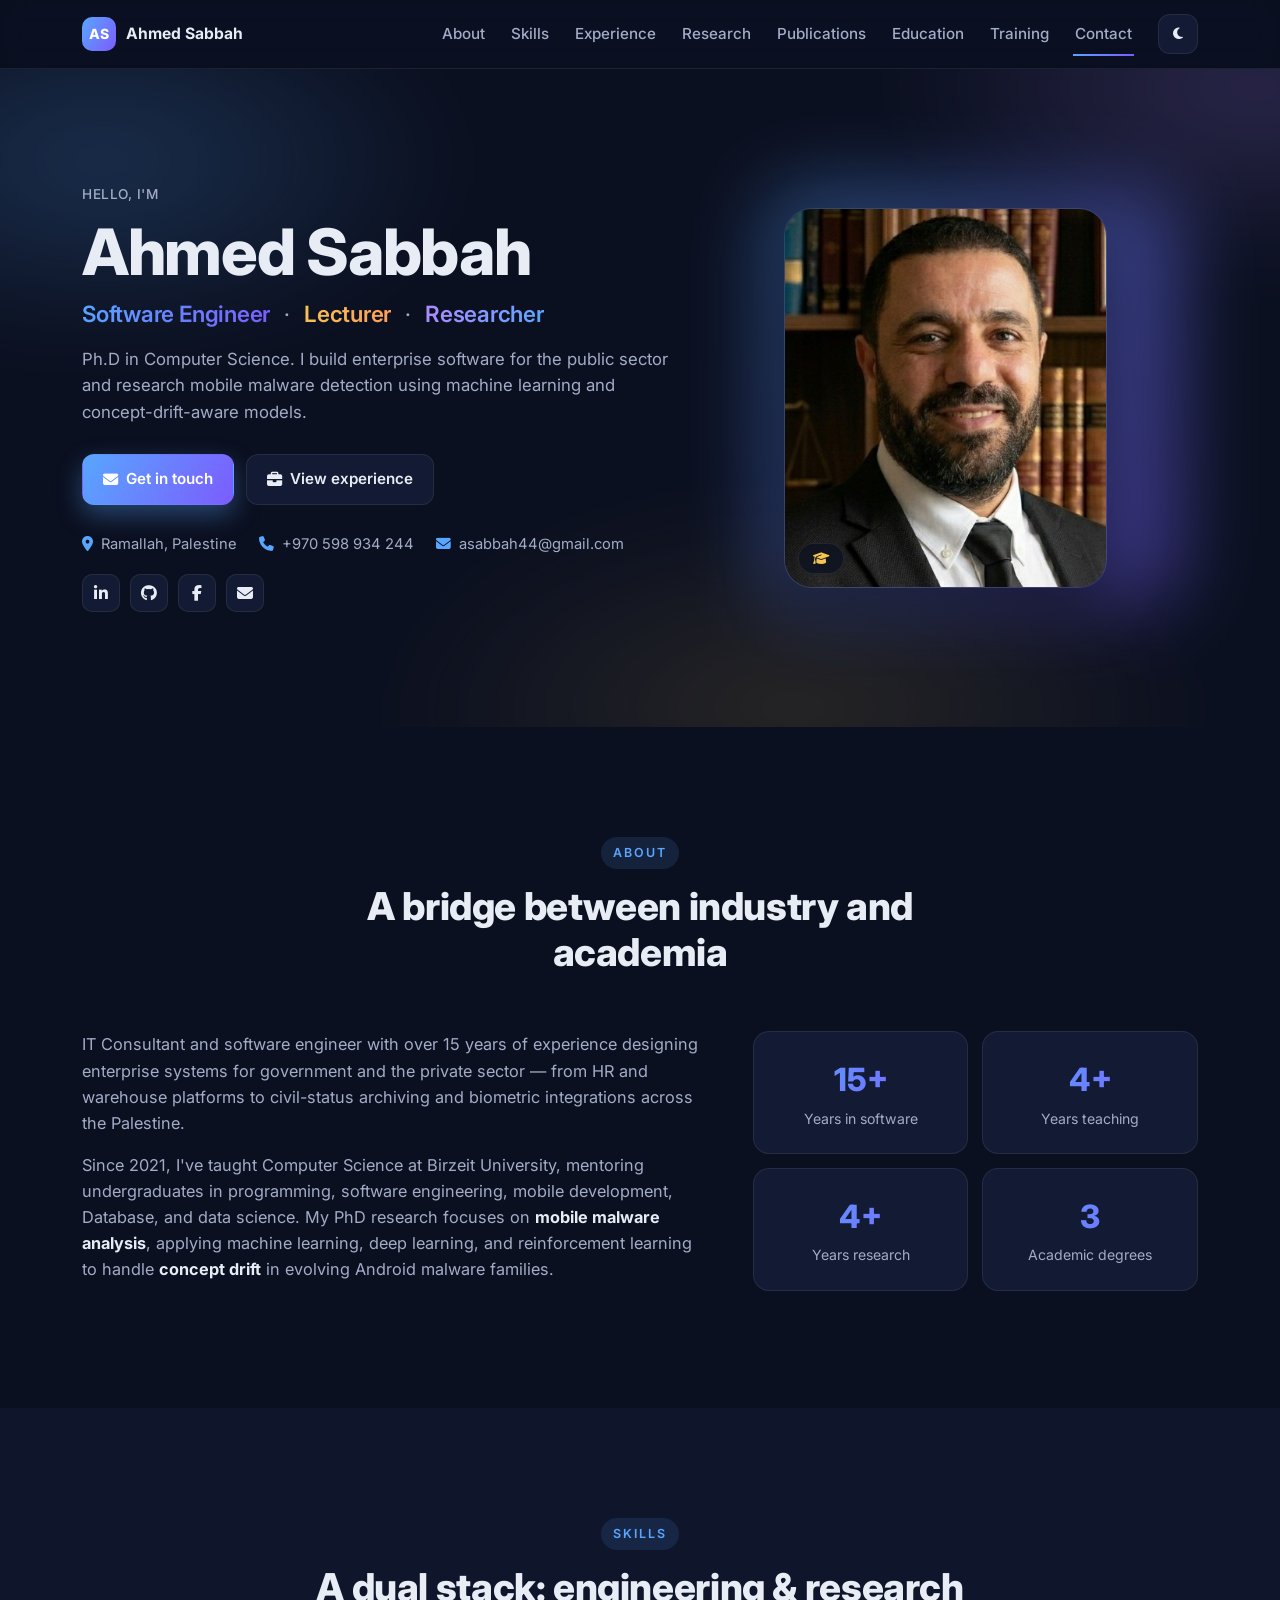
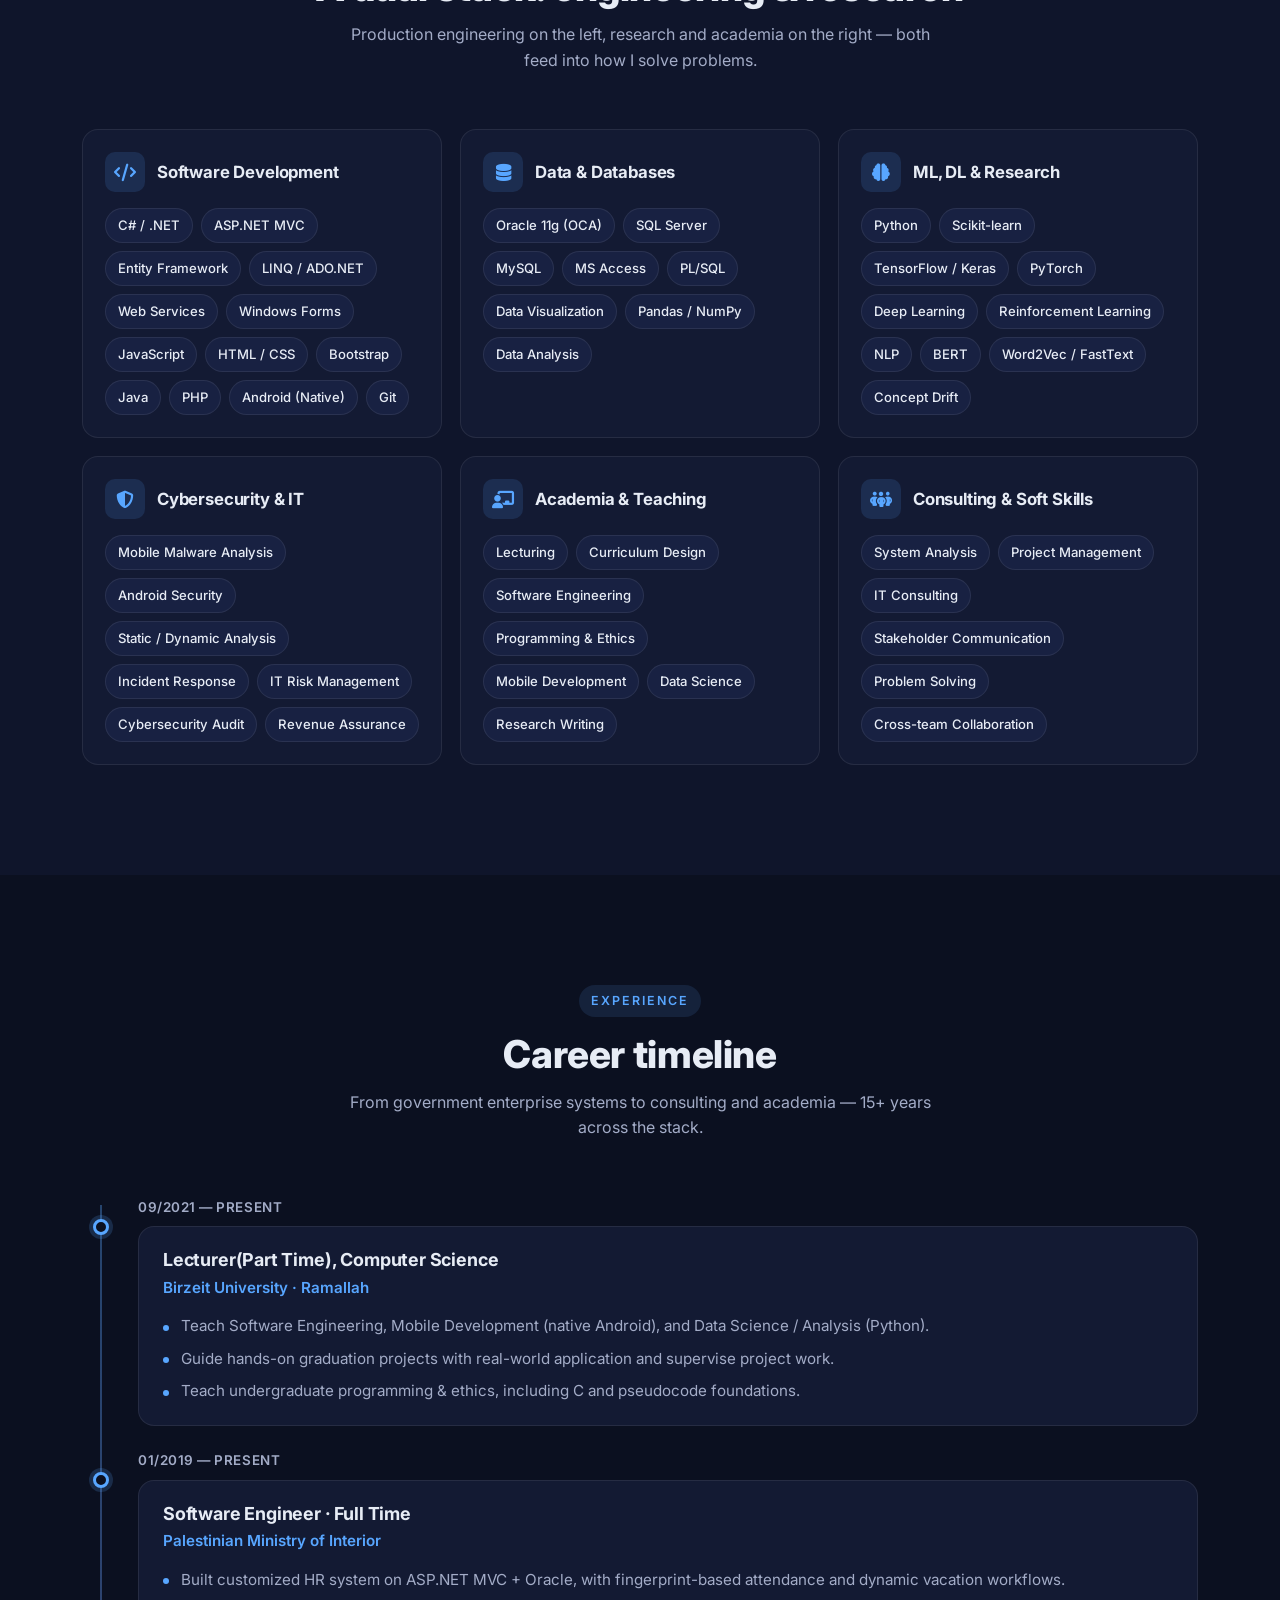
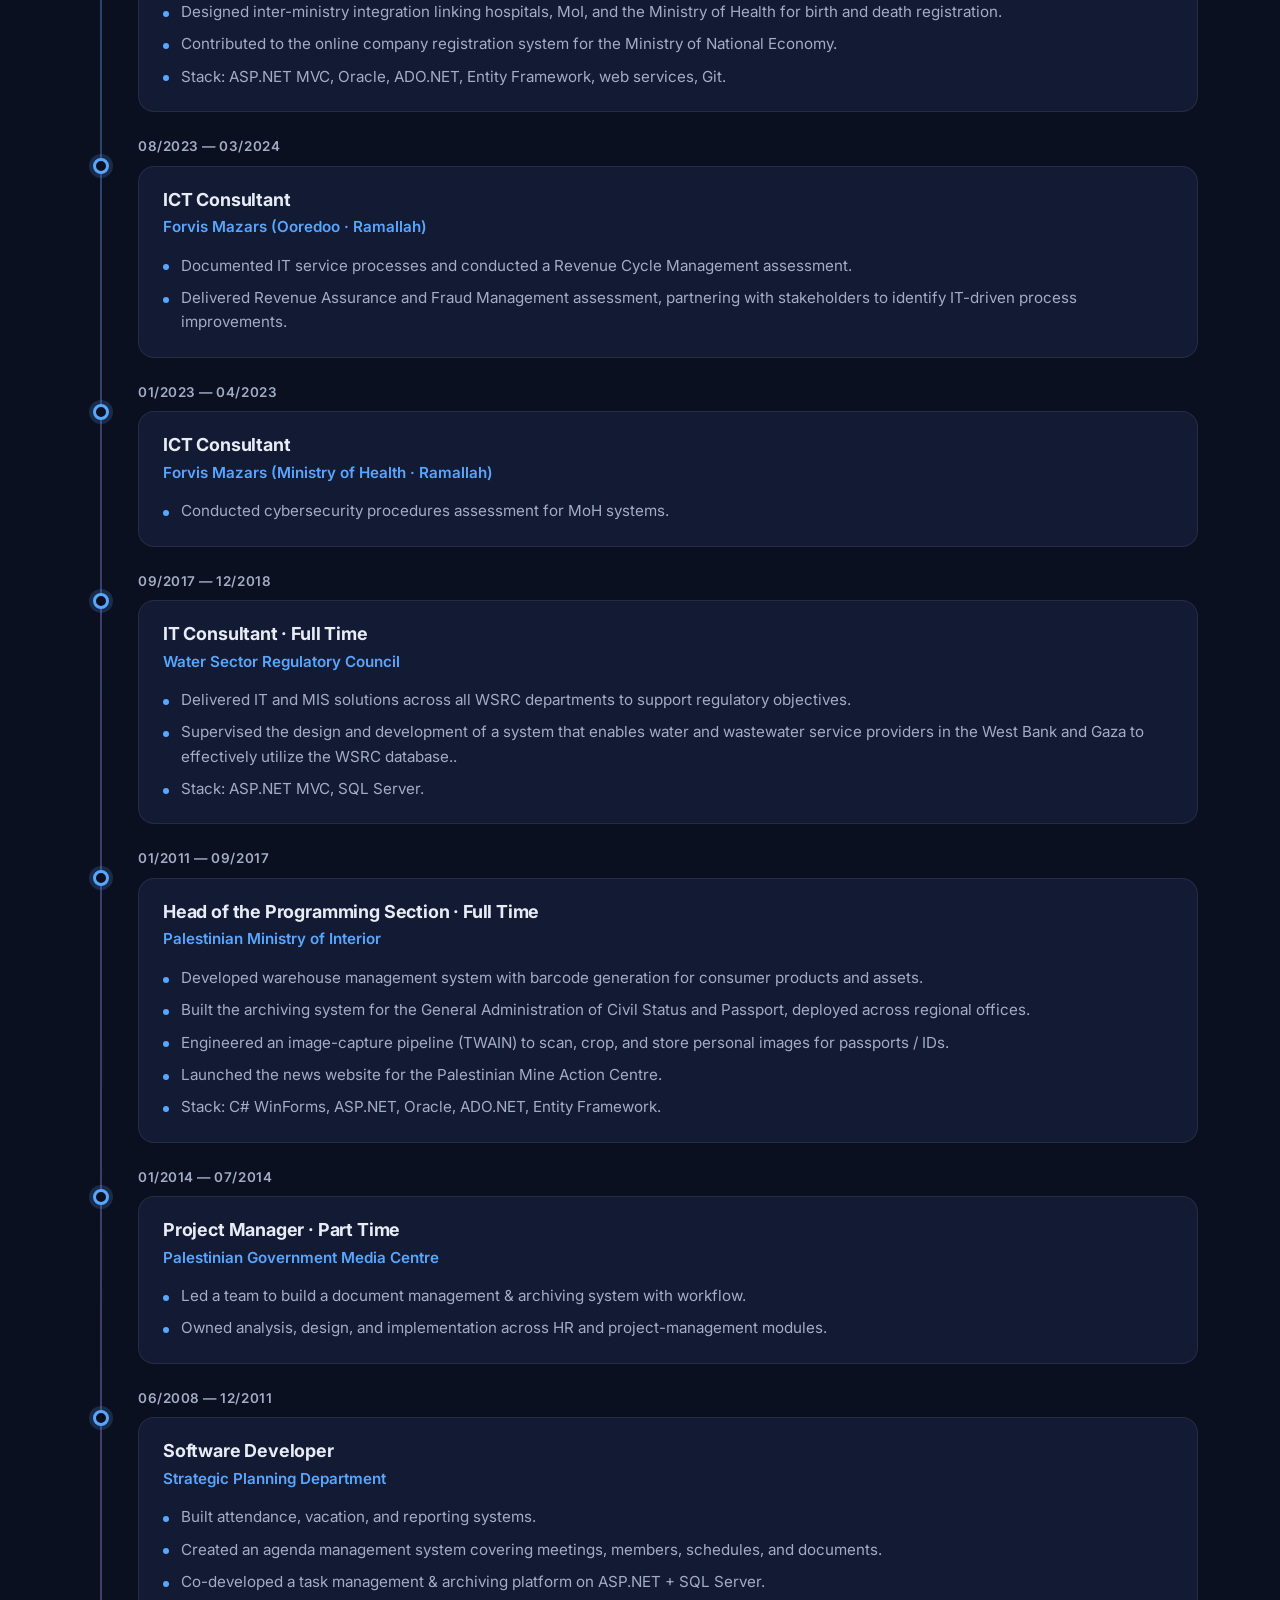
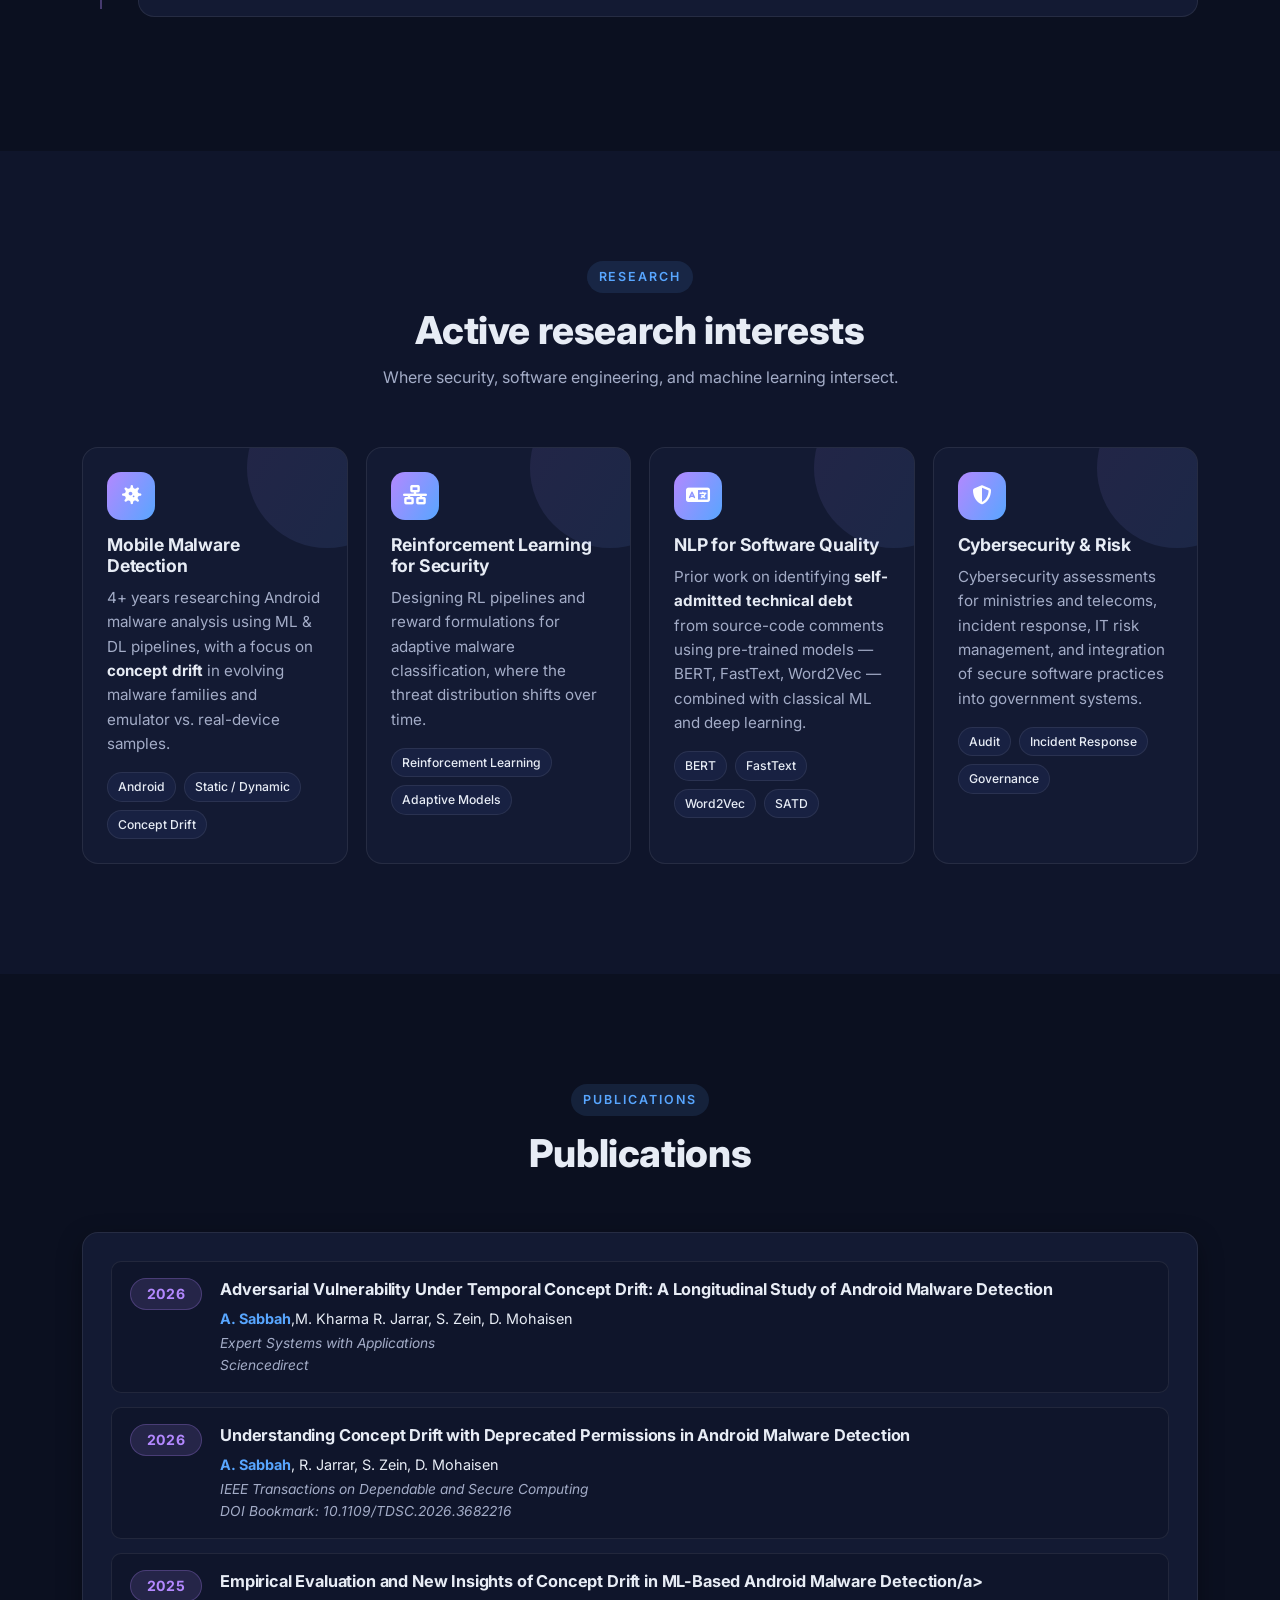
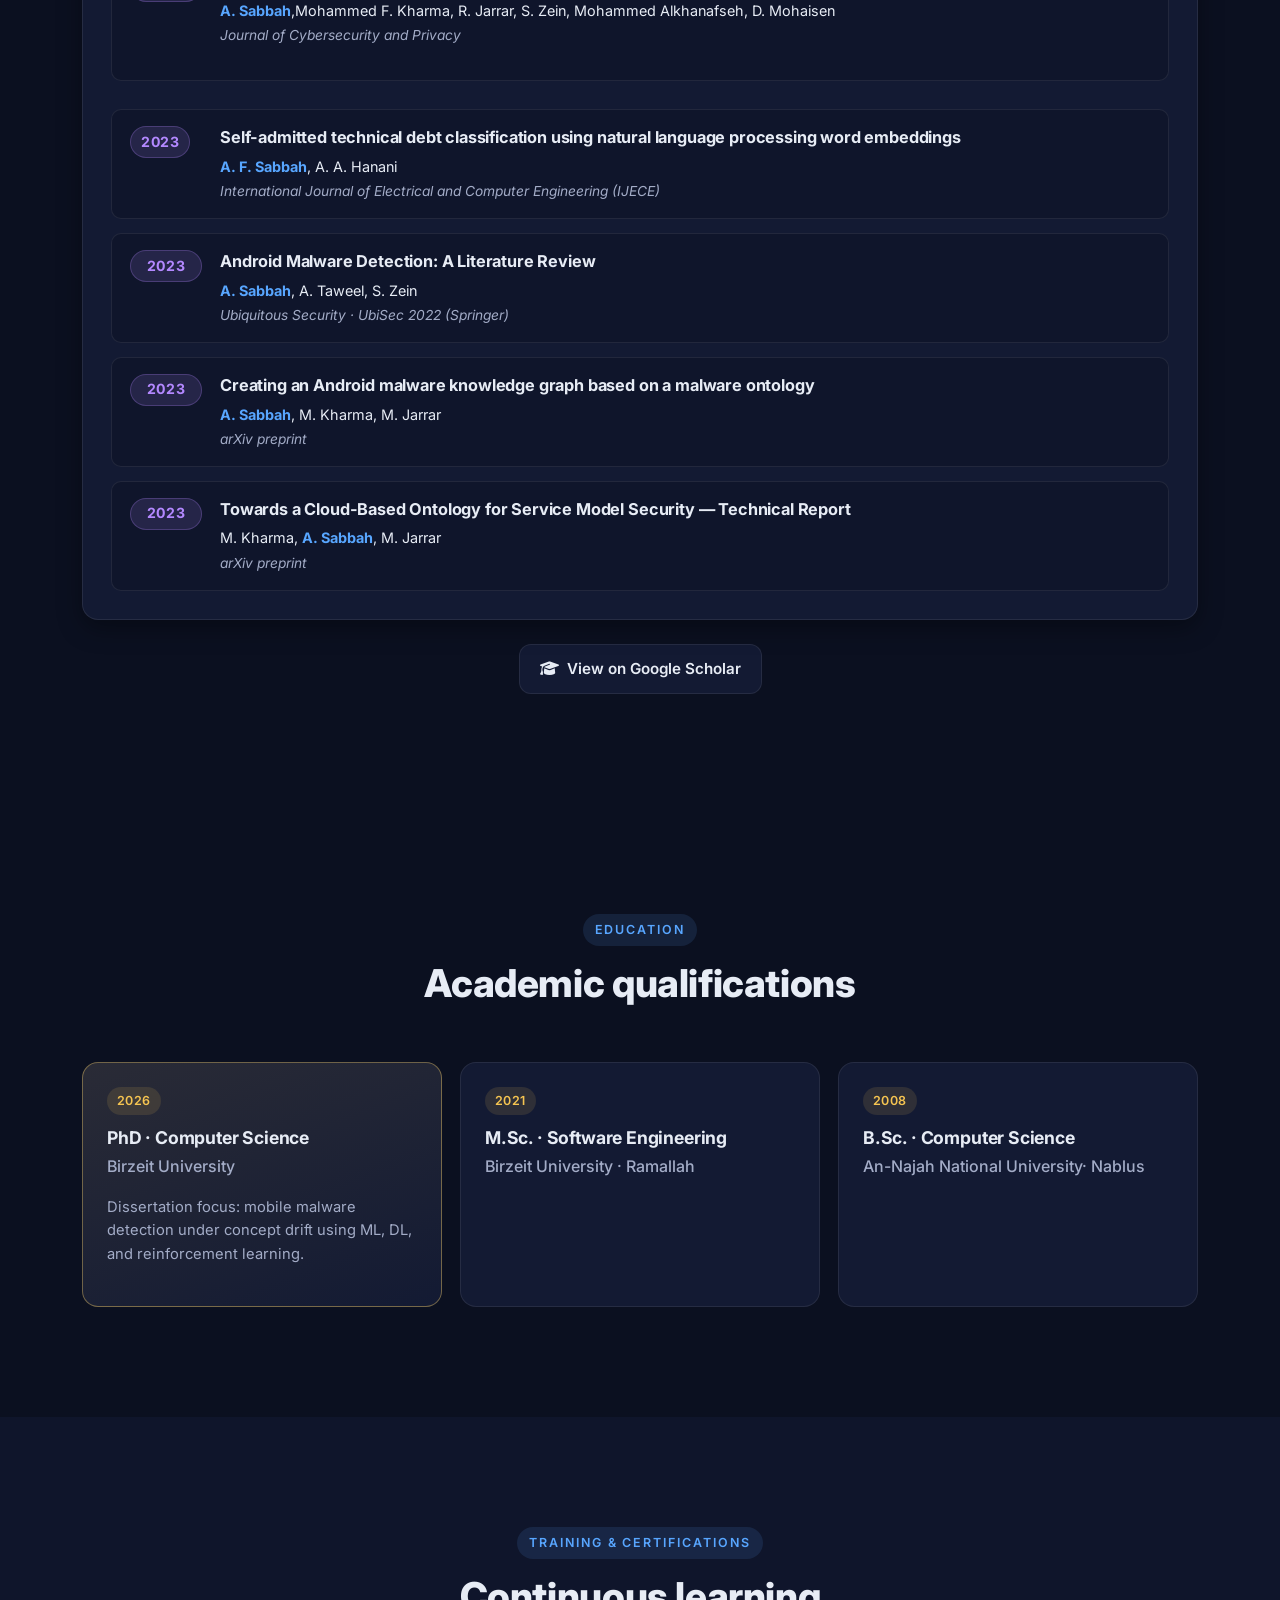
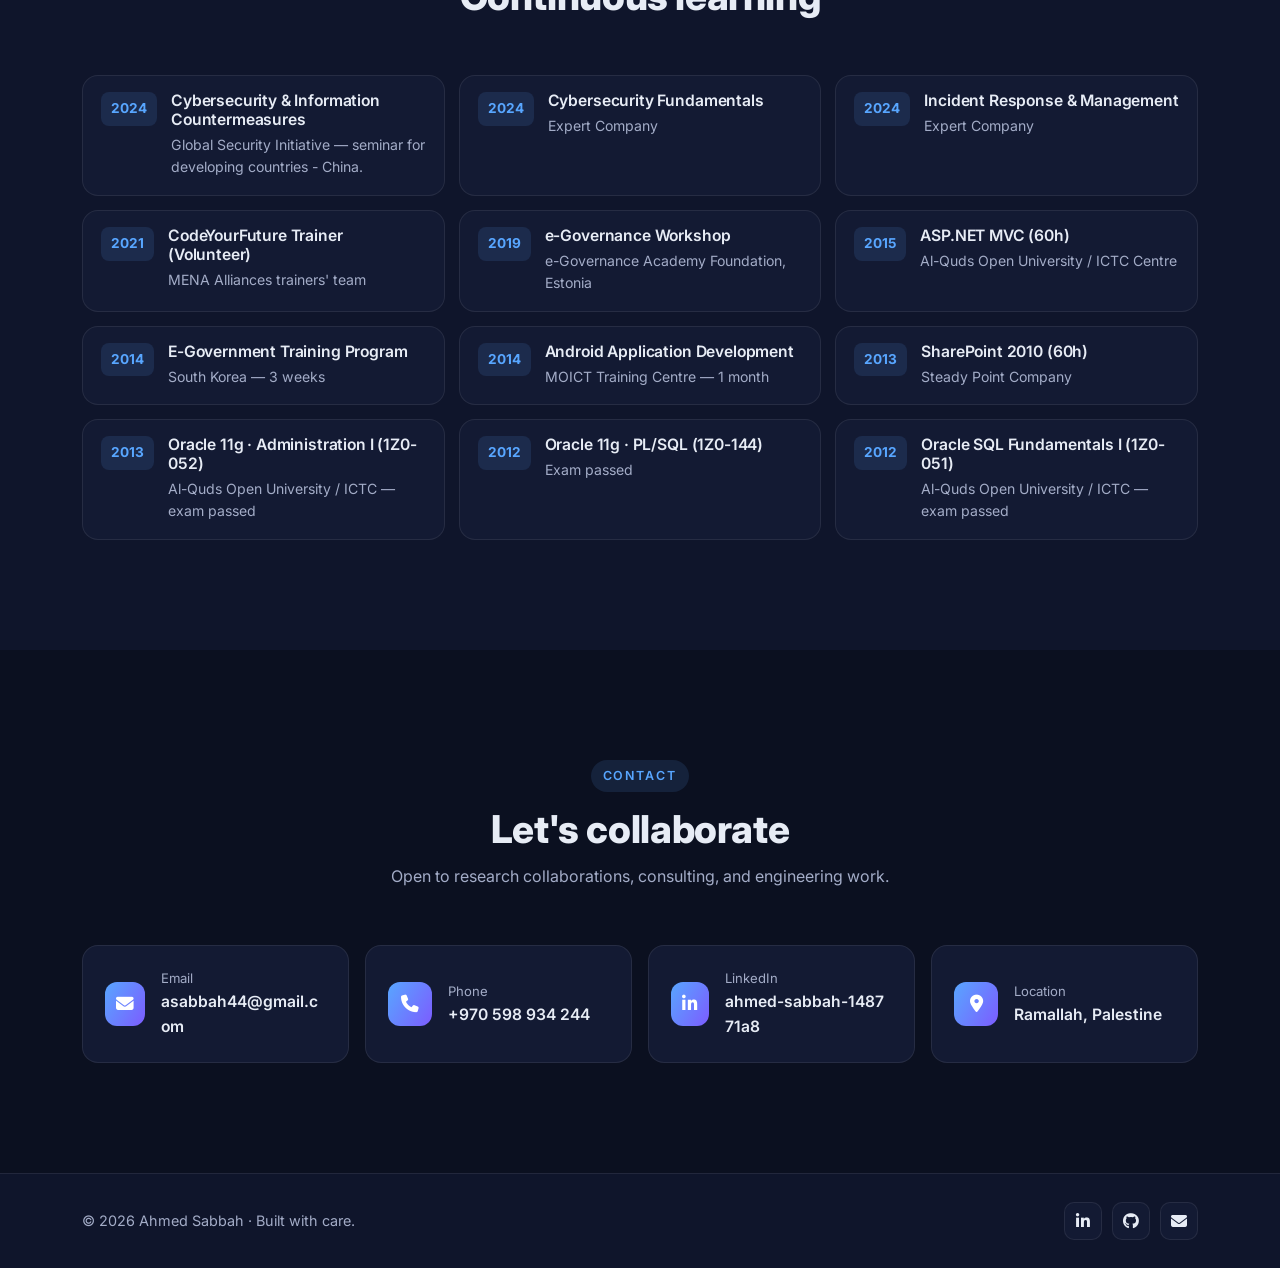
<file: index.html>
<!doctype html>
<html lang="en">
<head>
    <meta charset="utf-8">
    <meta name="viewport" content="width=device-width, initial-scale=1, shrink-to-fit=no">
    <meta name="description" content="Ahmed Sabbah — Lecturer, Ph.D. in Computer Science | M.Sc. in Software Engineering. Research in mobile malware analysis, machine learning, and cybersecurity.">
    <meta name="author" content="Ahmed Sabbah">
    <meta name="theme-color" content="#0b1020">

    <title>Ahmed Sabbah — Software Engineer · Lecturer · Researcher</title>

    <link rel="icon" type="image/svg+xml" href="data:image/svg+xml,%3Csvg xmlns='http://www.w3.org/2000/svg' viewBox='0 0 100 100'%3E%3Crect width='100' height='100' rx='20' fill='%230b1020'/%3E%3Ctext x='50' y='66' font-size='52' text-anchor='middle' fill='%2358a6ff' font-family='Inter,Arial' font-weight='700'%3EAS%3C/text%3E%3C/svg%3E">

    <link rel="preconnect" href="https://fonts.googleapis.com">
    <link rel="preconnect" href="https://fonts.gstatic.com" crossorigin>
    <link href="https://fonts.googleapis.com/css2?family=Inter:wght@300;400;500;600;700;800&family=JetBrains+Mono:wght@400;500&display=swap" rel="stylesheet">

    <link rel="stylesheet" href="https://cdn.jsdelivr.net/npm/@fortawesome/fontawesome-free@6.5.2/css/all.min.css">
    <link rel="stylesheet" href="assets/css/styles.css">
</head>
<body>

    <!-- ========== Top Navigation ========== -->
    <header class="nav">
        <div class="container nav__inner">
            <a href="#top" class="nav__brand">
                <span class="nav__brand-mark">AS</span>
                <span class="nav__brand-name">Ahmed Sabbah</span>
            </a>
            <nav class="nav__links" id="navLinks">
                <a href="#about">About</a>
                <a href="#skills">Skills</a>
                <a href="#experience">Experience</a>
                <a href="#research">Research</a>
                <a href="#publications">Publications</a>
                <a href="#education">Education</a>
                <a href="#training">Training</a>
                <a href="#contact">Contact</a>
            </nav>
            <button class="nav__theme" id="themeToggle" aria-label="Toggle theme">
                <i class="fa-solid fa-moon"></i>
            </button>
            <button class="nav__burger" id="navBurger" aria-label="Open menu">
                <span></span><span></span><span></span>
            </button>
        </div>
    </header>

    <!-- ========== Hero ========== -->
    <section class="hero" id="top">
        <div class="hero__bg" aria-hidden="true"></div>
        <div class="container hero__inner">
            <div class="hero__text">
                <p class="hero__hello">Hello, I'm</p>
                <h1 class="hero__name">Ahmed Sabbah</h1>
                <h2 class="hero__roles">
                    <span class="grad grad--blue">Software Engineer</span>
                    <span class="dot">·</span>
                    <span class="grad grad--gold">Lecturer</span>
                    <span class="dot">·</span>
                    <span class="grad grad--purple">Researcher</span>
                </h2>
                <p class="hero__lead">
                    Ph.D in Computer Science. I build enterprise software for the public sector and research mobile malware detection using machine learning and concept-drift-aware models.
                </p>
                <div class="hero__cta">
                    <a href="#contact" class="btn btn--primary"><i class="fa-solid fa-envelope"></i> Get in touch</a>
                    <a href="#experience" class="btn btn--ghost"><i class="fa-solid fa-briefcase"></i> View experience</a>
                </div>
                <ul class="hero__meta">
                    <li><i class="fa-solid fa-location-dot"></i> Ramallah, Palestine</li>
                    <li><i class="fa-solid fa-phone"></i> +970 598 934 244</li>
                    <li><i class="fa-solid fa-envelope"></i> asabbah44@gmail.com</li>
                </ul>
                <ul class="hero__socials">
                    <li><a href="https://www.linkedin.com/in/ahmed-sabbah-148771a8" target="_blank" rel="noopener" aria-label="LinkedIn"><i class="fa-brands fa-linkedin-in"></i></a></li>
                    <li><a href="https://github.com/asabbah44" target="_blank" rel="noopener" aria-label="GitHub"><i class="fa-brands fa-github"></i></a></li>
                    <li><a href="https://www.facebook.com/ahmed.f.sabbah" target="_blank" rel="noopener" aria-label="Facebook"><i class="fa-brands fa-facebook-f"></i></a></li>
                    <li><a href="mailto:asabbah44@gmail.com" aria-label="Email"><i class="fa-solid fa-envelope"></i></a></li>
                </ul>
            </div>
            <div class="hero__photo">
                <div class="hero__photo-glow" aria-hidden="true"></div>
                <img src="assets/img/AhmedSabbah2.jpeg" alt="Portrait of Ahmed Sabbah">
                <div class="hero__photo-badge"><i class="fa-solid fa-graduation-cap"></i> </div>
            </div>
        </div>
    </section>

    <!-- ========== About ========== -->
    <section class="section" id="about">
        <div class="container">
            <div class="section__head">
                <span class="eyebrow">About</span>
                <h2 class="section__title">A bridge between industry and academia</h2>
            </div>
            <div class="about__grid">
                <div class="about__lead">
                    <p>
                        IT Consultant and software engineer with over 15 years of experience designing enterprise systems for government and the private sector — from HR and warehouse platforms to civil-status archiving and biometric integrations across the Palestine.
                    </p>
                    <p>
                        Since 2021, I've taught Computer Science at Birzeit University, mentoring undergraduates in programming, software engineering, mobile development, Database, and data science. My PhD research focuses on <strong>mobile malware analysis</strong>, applying machine learning, deep learning, and reinforcement learning to handle <strong>concept drift</strong> in evolving Android malware families.
                    </p>
                </div>
                <div class="about__stats">
                    <div class="stat"><span class="stat__num">15+</span><span class="stat__label">Years in software</span></div>
                    <div class="stat"><span class="stat__num">4+</span><span class="stat__label">Years teaching</span></div>
                    <div class="stat"><span class="stat__num">4+</span><span class="stat__label">Years research</span></div>
                    <div class="stat"><span class="stat__num">3</span><span class="stat__label">Academic degrees</span></div>
                </div>
            </div>
        </div>
    </section>

    <!-- ========== Skills ========== -->
    <section class="section section--alt" id="skills">
        <div class="container">
            <div class="section__head">
                <span class="eyebrow">Skills</span>
                <h2 class="section__title">A dual stack: engineering &amp; research</h2>
                <p class="section__sub">Production engineering on the left, research and academia on the right — both feed into how I solve problems.</p>
            </div>

            <div class="skills__grid">
                <div class="skill-card">
                    <div class="skill-card__head">
                        <i class="fa-solid fa-code"></i>
                        <h3>Software Development</h3>
                    </div>
                    <ul class="chips">
                        <li>C# / .NET</li>
                        <li>ASP.NET MVC</li>
                        <li>Entity Framework</li>
                        <li>LINQ / ADO.NET</li>
                        <li>Web Services</li>
                        <li>Windows Forms</li>
                        <li>JavaScript</li>
                        <li>HTML / CSS</li>
                        <li>Bootstrap</li>
                        <li>Java</li>
                        <li>PHP</li>
                        <li>Android (Native)</li>
                        <li>Git</li>
                    </ul>
                </div>

                <div class="skill-card">
                    <div class="skill-card__head">
                        <i class="fa-solid fa-database"></i>
                        <h3>Data &amp; Databases</h3>
                    </div>
                    <ul class="chips">
                        <li>Oracle 11g (OCA)</li>
                        <li>SQL Server</li>
                        <li>MySQL</li>
                        <li>MS Access</li>
                        <li>PL/SQL</li>
                        <li>Data Visualization</li>
                        <li>Pandas / NumPy</li>
                        <li>Data Analysis</li>
                    </ul>
                </div>

                <div class="skill-card">
                    <div class="skill-card__head">
                        <i class="fa-solid fa-brain"></i>
                        <h3>ML, DL &amp; Research</h3>
                    </div>
                    <ul class="chips">
                        <li>Python</li>
                        <li>Scikit-learn</li>
                        <li>TensorFlow / Keras</li>
                        <li>PyTorch</li>
                        <li>Deep Learning</li>
                        <li>Reinforcement Learning</li>
                        <li>NLP</li>
                        <li>BERT</li>
                        <li>Word2Vec / FastText</li>
                        <li>Concept Drift</li>
                    </ul>
                </div>

                <div class="skill-card">
                    <div class="skill-card__head">
                        <i class="fa-solid fa-shield-halved"></i>
                        <h3>Cybersecurity &amp; IT</h3>
                    </div>
                    <ul class="chips">
                        <li>Mobile Malware Analysis</li>
                        <li>Android Security</li>
                        <li>Static / Dynamic Analysis</li>
                        <li>Incident Response</li>
                        <li>IT Risk Management</li>
                        <li>Cybersecurity Audit</li>
                        <li>Revenue Assurance</li>
                    </ul>
                </div>

                <div class="skill-card">
                    <div class="skill-card__head">
                        <i class="fa-solid fa-chalkboard-user"></i>
                        <h3>Academia &amp; Teaching</h3>
                    </div>
                    <ul class="chips">
                        <li>Lecturing</li>
                        <li>Curriculum Design</li>
                        <li>Software Engineering</li>
                        <li>Programming &amp; Ethics</li>
                        <li>Mobile Development</li>
                        <li>Data Science</li>
                        <li>Research Writing</li>
                    </ul>
                </div>

                <div class="skill-card">
                    <div class="skill-card__head">
                        <i class="fa-solid fa-people-group"></i>
                        <h3>Consulting &amp; Soft Skills</h3>
                    </div>
                    <ul class="chips">
                        <li>System Analysis</li>
                        <li>Project Management</li>
                        <li>IT Consulting</li>
                        <li>Stakeholder Communication</li>
                        <li>Problem Solving</li>
                        <li>Cross-team Collaboration</li>
                    </ul>
                </div>
            </div>
        </div>
    </section>

    <!-- ========== Experience ========== -->
    <section class="section" id="experience">
        <div class="container">
            <div class="section__head">
                <span class="eyebrow">Experience</span>
                <h2 class="section__title">Career timeline</h2>
                <p class="section__sub">From government enterprise systems to consulting and academia — 15+ years across the stack.</p>
            </div>

            <ol class="timeline">
                <li class="timeline__item">
                    <div class="timeline__date">09/2021 — Present</div>
                    <div class="timeline__card">
                        <div class="timeline__role">
                            <h3>Lecturer(Part Time), Computer Science</h3>
                            <span class="org">Birzeit University · Ramallah</span>
                        </div>
                        <ul>

                            <li>Teach Software Engineering, Mobile Development (native Android), and Data Science / Analysis (Python).</li>
                            <li>Guide hands-on graduation projects with real-world application and supervise project work.</li>
                             <li>Teach undergraduate programming &amp; ethics, including C and pseudocode foundations.</li>
                        </ul>
                    </div>
                </li>

                <li class="timeline__item">
                    <div class="timeline__date">01/2019 — Present</div>
                    <div class="timeline__card">
                        <div class="timeline__role">
                            <h3>Software Engineer · Full Time</h3>
                            <span class="org">Palestinian Ministry of Interior</span>
                        </div>
                        <ul>
                            <li>Built customized HR system on ASP.NET MVC + Oracle, with fingerprint-based attendance and dynamic vacation workflows.</li>
                            <li>Designed inter-ministry integration linking hospitals, MoI, and the Ministry of Health for birth and death registration.</li>
                            <li>Contributed to the online company registration system for the Ministry of National Economy.</li>
                            <li>Stack: ASP.NET MVC, Oracle, ADO.NET, Entity Framework, web services, Git.</li>
                        </ul>
                    </div>
                </li>

                <li class="timeline__item">
                    <div class="timeline__date">08/2023 — 03/2024</div>
                    <div class="timeline__card">
                        <div class="timeline__role">
                            <h3>ICT Consultant</h3>
                            <span class="org">Forvis Mazars (Ooredoo · Ramallah)</span>
                        </div>
                        <ul>
                            <li>Documented IT service processes and conducted a Revenue Cycle Management assessment.</li>
                            <li>Delivered Revenue Assurance and Fraud Management assessment, partnering with stakeholders to identify IT-driven process improvements.</li>
                        </ul>
                    </div>
                </li>

                <li class="timeline__item">
                    <div class="timeline__date">01/2023 — 04/2023</div>
                    <div class="timeline__card">
                        <div class="timeline__role">
                            <h3>ICT Consultant</h3>
                            <span class="org">Forvis Mazars (Ministry of Health · Ramallah)</span>
                        </div>
                        <ul>
                            <li>Conducted cybersecurity procedures assessment for MoH systems.</li>
                        </ul>
                    </div>
                </li>

                <li class="timeline__item">
                    <div class="timeline__date">09/2017 — 12/2018</div>
                    <div class="timeline__card">
                        <div class="timeline__role">
                            <h3>IT Consultant · Full Time</h3>
                            <span class="org">Water Sector Regulatory Council</span>
                        </div>
                        <ul>
                            <li>Delivered IT and MIS solutions across all WSRC departments to support regulatory objectives.</li>
                            <li>Supervised the design and development of a system that enables water and wastewater service providers in the West Bank and Gaza to effectively utilize the WSRC database..</li>
                            <li>Stack: ASP.NET MVC, SQL Server.</li>
                        </ul>
                    </div>
                </li>

                <li class="timeline__item">
                    <div class="timeline__date">01/2011 — 09/2017</div>
                    <div class="timeline__card">
                        <div class="timeline__role">
                            <h3>Head of the Programming Section · Full Time</h3>
                            <span class="org">Palestinian Ministry of Interior</span>
                        </div>
                        <ul>
                            <li>Developed warehouse management system with barcode generation for consumer products and assets.</li>
                            <li>Built the archiving system for the General Administration of Civil Status and Passport, deployed across regional offices.</li>
                            <li>Engineered an image-capture pipeline (TWAIN) to scan, crop, and store personal images for passports / IDs.</li>
                            <li>Launched the news website for the Palestinian Mine Action Centre.</li>
                            <li>Stack: C# WinForms, ASP.NET, Oracle, ADO.NET, Entity Framework.</li>
                        </ul>
                    </div>
                </li>

                <li class="timeline__item">
                    <div class="timeline__date">01/2014 — 07/2014</div>
                    <div class="timeline__card">
                        <div class="timeline__role">
                            <h3>Project Manager · Part Time</h3>
                            <span class="org">Palestinian Government Media Centre</span>
                        </div>
                        <ul>
                            <li>Led a team to build a document management &amp; archiving system with workflow.</li>
                            <li>Owned analysis, design, and implementation across HR and project-management modules.</li>
                        </ul>
                    </div>
                </li>

                <li class="timeline__item">
                    <div class="timeline__date">06/2008 — 12/2011</div>
                    <div class="timeline__card">
                        <div class="timeline__role">
                            <h3>Software Developer</h3>
                            <span class="org">Strategic Planning Department</span>
                        </div>
                        <ul>
                            <li>Built attendance, vacation, and reporting systems.</li>
                            <li>Created an agenda management system covering meetings, members, schedules, and documents.</li>
                            <li>Co-developed a task management &amp; archiving platform on ASP.NET + SQL Server.</li>
                        </ul>
                    </div>
                </li>
            </ol>
        </div>
    </section>

    <!-- ========== Research ========== -->
    <section class="section section--alt" id="research">
        <div class="container">
            <div class="section__head">
                <span class="eyebrow">Research</span>
                <h2 class="section__title">Active research interests</h2>
                <p class="section__sub">Where security, software engineering, and machine learning intersect.</p>
            </div>

            <div class="research__grid">
                <article class="research-card">
                    <div class="research-card__icon"><i class="fa-solid fa-virus"></i></div>
                    <h3>Mobile Malware Detection</h3>
                    <p>4+ years researching Android malware analysis using ML &amp; DL pipelines, with a focus on <strong>concept drift</strong> in evolving malware families and emulator vs. real-device samples.</p>
                    <ul class="chips chips--sm">
                        <li>Android</li><li>Static / Dynamic</li><li>Concept Drift</li>
                    </ul>
                </article>

                <article class="research-card">
                    <div class="research-card__icon"><i class="fa-solid fa-network-wired"></i></div>
                    <h3>Reinforcement Learning for Security</h3>
                    <p>Designing RL pipelines and reward formulations for adaptive malware classification, where the threat distribution shifts over time.</p>
                    <ul class="chips chips--sm">
                        <li>Reinforcement Learning</li><li>Adaptive Models</li>
                    </ul>
                </article>

                <article class="research-card">
                    <div class="research-card__icon"><i class="fa-solid fa-language"></i></div>
                    <h3>NLP for Software Quality</h3>
                    <p>Prior work on identifying <strong>self-admitted technical debt</strong> from source-code comments using pre-trained models — BERT, FastText, Word2Vec — combined with classical ML and deep learning.</p>
                    <ul class="chips chips--sm">
                        <li>BERT</li><li>FastText</li><li>Word2Vec</li><li>SATD</li>
                    </ul>
                </article>

                <article class="research-card">
                    <div class="research-card__icon"><i class="fa-solid fa-shield-halved"></i></div>
                    <h3>Cybersecurity &amp; Risk</h3>
                    <p>Cybersecurity assessments for ministries and telecoms, incident response, IT risk management, and integration of secure software practices into government systems.</p>
                    <ul class="chips chips--sm">
                        <li>Audit</li><li>Incident Response</li><li>Governance</li>
                    </ul>
                </article>
            </div>
        </div>
    </section>

    <!-- ========== Publications ========== -->
    <section class="section" id="publications">
        <div class="container">
            <div class="section__head">
                <span class="eyebrow">Publications</span>
                <h2 class="section__title">Publications</h2>
            </div>

            <ol class="pub-list">

                 <li class="pub">
                    <span class="pub__year">2026</span>
                    <div class="pub__body">
                        <h3 class="pub__title">
                            <a href="https://doi.org/10.1016/j.eswa.2026.133560" target="_blank" rel="noopener">Adversarial Vulnerability Under Temporal Concept Drift: A Longitudinal Study of Android Malware Detection</a>
                        </h3>
                        <p class="pub__authors"><strong>A. Sabbah</strong>,M. Kharma  R. Jarrar, S. Zein, D. Mohaisen</p>
                        <p class="pub__venue">Expert Systems with Applications</p>
                         <p class="pub__venue">Sciencedirect</p>
                    </div>
                </li>

                <li class="pub">
                    <span class="pub__year">2026</span>
                    <div class="pub__body">
                        <h3 class="pub__title">
                            <a href="https://ieeexplore.ieee.org/document/11477986/" target="_blank" rel="noopener">Understanding Concept Drift with Deprecated Permissions in Android Malware Detection</a>
                        </h3>
                        <p class="pub__authors"><strong>A. Sabbah</strong>, R. Jarrar, S. Zein, D. Mohaisen</p>
                        <p class="pub__venue">IEEE Transactions on Dependable and Secure Computing</p>
                         <p class="pub__venue">DOI Bookmark: 10.1109/TDSC.2026.3682216</p>
                    </div>
                </li>
                
                <li class="pub">
                    <span class="pub__year">2025</span>
                    <div class="pub__body">
                        <h3 class="pub__title">
                            <a href="https://doi.org/10.3390/jcp6050148" target="_blank" rel="noopener">Empirical Evaluation and New Insights of Concept Drift in ML-Based Android Malware Detection/a>
                        </h3>
                        <p class="pub__authors"><strong>A. Sabbah</strong>,Mohammed F. Kharma, R. Jarrar, S. Zein, Mohammed Alkhanafseh, D. Mohaisen</p>
                        <p class="pub__venue">Journal of Cybersecurity and Privacy</p>
                    </div>
                </li>


                <li class="pub">
                    <span class="pub__year">2023</span>
                    <div class="pub__body">
                        <h3 class="pub__title">
                            <a href="https://ijece.iaescore.com/index.php/IJECE/article/view/29746" target="_blank" rel="noopener">Self-admitted technical debt classification using natural language processing word embeddings</a>
                        </h3>
                        <p class="pub__authors"><strong>A. F. Sabbah</strong>, A. A. Hanani</p>
                        <p class="pub__venue">International Journal of Electrical and Computer Engineering (IJECE)</p>
                    </div>
                </li>

                <li class="pub">
                    <span class="pub__year">2023</span>
                    <div class="pub__body">
                        <h3 class="pub__title">
                            <a href="https://link.springer.com/chapter/10.1007/978-3-031-31275-5_19" target="_blank" rel="noopener">Android Malware Detection: A Literature Review</a>
                        </h3>
                        <p class="pub__authors"><strong>A. Sabbah</strong>, A. Taweel, S. Zein</p>
                        <p class="pub__venue">Ubiquitous Security · UbiSec 2022 (Springer)</p>
                    </div>
                </li>

                <li class="pub">
                    <span class="pub__year">2023</span>
                    <div class="pub__body">
                        <h3 class="pub__title">
                            <a href="https://arxiv.org/abs/2306.01180" target="_blank" rel="noopener">Creating an Android malware knowledge graph based on a malware ontology</a>
                        </h3>
                        <p class="pub__authors"><strong>A. Sabbah</strong>, M. Kharma, M. Jarrar</p>
                        <p class="pub__venue">arXiv preprint</p>
                    </div>
                </li>

                <li class="pub">
                    <span class="pub__year">2023</span>
                    <div class="pub__body">
                        <h3 class="pub__title">
                            <a href="https://arxiv.org/abs/2304.07273" target="_blank" rel="noopener">Towards a Cloud-Based Ontology for Service Model Security — Technical Report</a>
                        </h3>
                        <p class="pub__authors">M. Kharma, <strong>A. Sabbah</strong>, M. Jarrar</p>
                        <p class="pub__venue">arXiv preprint</p>
                    </div>
                </li>
            </ol>

            <div class="pubs__cta">
                <a class="btn btn--ghost" href="https://scholar.google.com/citations?user=q5IqEloAAAAJ&amp;hl=en" target="_blank" rel="noopener">
                    <i class="fa-solid fa-graduation-cap"></i> View on Google Scholar
                </a>
            </div>
        </div>
    </section>

    <!-- ========== Education ========== -->
    <section class="section" id="education">
        <div class="container">
            <div class="section__head">
                <span class="eyebrow">Education</span>
                <h2 class="section__title">Academic qualifications</h2>
            </div>
            <div class="edu__grid">
                <article class="edu-card edu-card--featured">
                    <div class="edu-card__year">2026</div>
                    <h3>PhD · Computer Science</h3>
                    <p class="edu-card__org">Birzeit University</p>
                    <p class="edu-card__note">Dissertation focus: mobile malware detection under concept drift using ML, DL, and reinforcement learning.</p>
                </article>
                <article class="edu-card">
                    <div class="edu-card__year">2021</div>
                    <h3>M.Sc. · Software Engineering</h3>
                    <p class="edu-card__org">Birzeit University · Ramallah</p>
                </article>
                <article class="edu-card">
                    <div class="edu-card__year">2008</div>
                    <h3>B.Sc. · Computer Science</h3>
                    <p class="edu-card__org">An-Najah National University· Nablus</p>
                </article>
            </div>
        </div>
    </section>

    <!-- ========== Training ========== -->
    <section class="section section--alt" id="training">
        <div class="container">
            <div class="section__head">
                <span class="eyebrow">Training &amp; Certifications</span>
                <h2 class="section__title">Continuous learning</h2>
            </div>
            <div class="training__grid">
                <div class="training-item"><span class="training-item__year">2024</span><div><h4>Cybersecurity &amp; Information Countermeasures</h4><p>Global Security Initiative — seminar for developing countries - China.</p></div></div>
                <div class="training-item"><span class="training-item__year">2024</span><div><h4>Cybersecurity Fundamentals</h4><p>Expert Company</p></div></div>
                <div class="training-item"><span class="training-item__year">2024</span><div><h4>Incident Response &amp; Management</h4><p>Expert Company</p></div></div>
                <div class="training-item"><span class="training-item__year">2021</span><div><h4>CodeYourFuture Trainer (Volunteer)</h4><p>MENA Alliances trainers' team</p></div></div>
                <div class="training-item"><span class="training-item__year">2019</span><div><h4>e-Governance Workshop</h4><p>e-Governance Academy Foundation, Estonia</p></div></div>
                <div class="training-item"><span class="training-item__year">2015</span><div><h4>ASP.NET MVC (60h)</h4><p>Al-Quds Open University / ICTC Centre</p></div></div>
                <div class="training-item"><span class="training-item__year">2014</span><div><h4>E-Government Training Program</h4><p>South Korea — 3 weeks</p></div></div>
                <div class="training-item"><span class="training-item__year">2014</span><div><h4>Android Application Development</h4><p>MOICT Training Centre — 1 month</p></div></div>
                <div class="training-item"><span class="training-item__year">2013</span><div><h4>SharePoint 2010 (60h)</h4><p>Steady Point Company</p></div></div>
                <div class="training-item"><span class="training-item__year">2013</span><div><h4>Oracle 11g · Administration I (1Z0-052)</h4><p>Al-Quds Open University / ICTC — exam passed</p></div></div>
                <div class="training-item"><span class="training-item__year">2012</span><div><h4>Oracle 11g · PL/SQL (1Z0-144)</h4><p>Exam passed</p></div></div>
                <div class="training-item"><span class="training-item__year">2012</span><div><h4>Oracle SQL Fundamentals I (1Z0-051)</h4><p>Al-Quds Open University / ICTC — exam passed</p></div></div>
            </div>
        </div>
    </section>

    <!-- ========== Contact ========== -->
    <section class="section" id="contact">
        <div class="container">
            <div class="section__head">
                <span class="eyebrow">Contact</span>
                <h2 class="section__title">Let's collaborate</h2>
                <p class="section__sub">Open to research collaborations, consulting, and engineering work.</p>
            </div>
            <div class="contact__grid">
                <a class="contact-card" href="mailto:asabbah44@gmail.com">
                    <i class="fa-solid fa-envelope"></i>
                    <div><span>Email</span><strong>asabbah44@gmail.com</strong></div>
                </a>
                <a class="contact-card" href="tel:+970598934244">
                    <i class="fa-solid fa-phone"></i>
                    <div><span>Phone</span><strong>+970 598 934 244</strong></div>
                </a>
                <a class="contact-card" href="https://www.linkedin.com/in/ahmed-sabbah-148771a8" target="_blank" rel="noopener">
                    <i class="fa-brands fa-linkedin-in"></i>
                    <div><span>LinkedIn</span><strong>ahmed-sabbah-148771a8</strong></div>
                </a>
                <div class="contact-card contact-card--static">
                    <i class="fa-solid fa-location-dot"></i>
                    <div><span>Location</span><strong>Ramallah, Palestine</strong></div>
                </div>
            </div>
        </div>
    </section>

    <!-- ========== Footer ========== -->
    <footer class="footer">
        <div class="container footer__inner">
            <p>&copy; <span id="year"></span> Ahmed Sabbah · Built with care.</p>
            <ul class="footer__socials">
                <li><a href="https://www.linkedin.com/in/ahmed-sabbah-148771a8" target="_blank" rel="noopener" aria-label="LinkedIn"><i class="fa-brands fa-linkedin-in"></i></a></li>
                <li><a href="https://github.com/asabbah44" target="_blank" rel="noopener" aria-label="GitHub"><i class="fa-brands fa-github"></i></a></li>
                <li><a href="mailto:asabbah44@gmail.com" aria-label="Email"><i class="fa-solid fa-envelope"></i></a></li>
            </ul>
        </div>
    </footer>

    <script src="assets/js/main.js"></script>
</body>
</html>
</file>
<file: assets/css/styles.css>
/* =========================================================
   Ahmed Sabbah — Portfolio Stylesheet
   ========================================================= */

/* ---------- Tokens ---------- */
:root {
    --bg: #0b1020;
    --bg-2: #0f152b;
    --surface: #131a33;
    --surface-2: #182142;
    --border: rgba(255, 255, 255, 0.08);
    --text: #e7ecf5;
    --muted: #a3acc7;
    --primary: #58a6ff;
    --primary-2: #7c5cff;
    --gold: #f5c451;
    --purple: #b388ff;
    --success: #4ade80;

    --grad-blue: linear-gradient(120deg, #58a6ff, #7c5cff);
    --grad-gold: linear-gradient(120deg, #f5c451, #ff9c5b);
    --grad-purple: linear-gradient(120deg, #b388ff, #58a6ff);

    --shadow-sm: 0 1px 2px rgba(0, 0, 0, 0.25);
    --shadow-md: 0 8px 24px rgba(0, 0, 0, 0.35);
    --shadow-lg: 0 24px 60px rgba(0, 0, 0, 0.45);

    --radius-sm: 10px;
    --radius-md: 16px;
    --radius-lg: 24px;

    --container: 1180px;

    --t-fast: 160ms ease;
    --t-base: 240ms ease;
}

[data-theme="light"] {
    --bg: #f6f8fc;
    --bg-2: #eef1f8;
    --surface: #ffffff;
    --surface-2: #f1f4fb;
    --border: rgba(11, 16, 32, 0.10);
    --text: #0f1730;
    --muted: #4a5374;
    --primary: #2563eb;
    --primary-2: #6d28d9;
    --gold: #b45309;
    --purple: #6d28d9;

    --shadow-sm: 0 1px 2px rgba(15, 23, 48, 0.06);
    --shadow-md: 0 8px 24px rgba(15, 23, 48, 0.10);
    --shadow-lg: 0 24px 60px rgba(15, 23, 48, 0.14);
}

/* ---------- Reset ---------- */
*, *::before, *::after { box-sizing: border-box; }
html { scroll-behavior: smooth; }
body {
    margin: 0;
    font-family: 'Inter', -apple-system, BlinkMacSystemFont, 'Segoe UI', Roboto, Helvetica, Arial, sans-serif;
    color: var(--text);
    background: var(--bg);
    line-height: 1.6;
    -webkit-font-smoothing: antialiased;
    transition: background var(--t-base), color var(--t-base);
}
img { max-width: 100%; display: block; }
a { color: inherit; text-decoration: none; transition: color var(--t-fast); }
ul { list-style: none; padding: 0; margin: 0; }
h1, h2, h3, h4 { margin: 0; line-height: 1.2; letter-spacing: -0.01em; }
p { margin: 0 0 1rem; }

.container {
    width: 100%;
    max-width: var(--container);
    margin-inline: auto;
    padding-inline: clamp(20px, 4vw, 32px);
}

/* ---------- Navigation ---------- */
.nav {
    position: sticky;
    top: 0;
    z-index: 50;
    backdrop-filter: saturate(140%) blur(14px);
    -webkit-backdrop-filter: saturate(140%) blur(14px);
    background: color-mix(in srgb, var(--bg) 78%, transparent);
    border-bottom: 1px solid var(--border);
}
.nav__inner {
    display: flex;
    align-items: center;
    gap: 24px;
    height: 68px;
}
.nav__brand {
    display: inline-flex;
    align-items: center;
    gap: 10px;
    font-weight: 700;
    margin-right: auto;
}
.nav__brand-mark {
    display: inline-flex;
    align-items: center;
    justify-content: center;
    width: 34px;
    height: 34px;
    border-radius: 10px;
    background: var(--grad-blue);
    color: #fff;
    font-size: 14px;
    font-weight: 800;
    letter-spacing: 0.5px;
}
.nav__brand-name { font-size: 0.98rem; }
.nav__links {
    display: flex;
    gap: 22px;
}
.nav__links a {
    color: var(--muted);
    font-weight: 500;
    font-size: 0.95rem;
    position: relative;
    padding: 8px 2px;
}
.nav__links a:hover { color: var(--text); }
.nav__links a::after {
    content: "";
    position: absolute;
    left: 0;
    right: 0;
    bottom: -2px;
    height: 2px;
    background: var(--grad-blue);
    transform: scaleX(0);
    transform-origin: center;
    transition: transform var(--t-fast);
}
.nav__links a:hover::after,
.nav__links a.is-active::after { transform: scaleX(1); }

.nav__theme,
.nav__burger {
    display: inline-flex;
    align-items: center;
    justify-content: center;
    width: 40px;
    height: 40px;
    border-radius: 12px;
    border: 1px solid var(--border);
    background: var(--surface);
    color: var(--text);
    cursor: pointer;
    transition: transform var(--t-fast), background var(--t-fast);
}
.nav__theme:hover { transform: translateY(-1px); }
.nav__burger { display: none; flex-direction: column; gap: 4px; padding: 0 10px; }
.nav__burger span { width: 18px; height: 2px; background: var(--text); border-radius: 2px; }

/* ---------- Hero ---------- */
.hero {
    position: relative;
    overflow: hidden;
    padding: clamp(56px, 9vw, 120px) 0 clamp(60px, 9vw, 120px);
}
.hero__bg {
    position: absolute;
    inset: -10%;
    background:
        radial-gradient(40% 40% at 15% 20%, color-mix(in srgb, var(--primary) 30%, transparent), transparent 60%),
        radial-gradient(40% 40% at 90% 10%, color-mix(in srgb, var(--purple) 28%, transparent), transparent 60%),
        radial-gradient(45% 45% at 60% 90%, color-mix(in srgb, var(--gold) 18%, transparent), transparent 60%);
    filter: blur(40px);
    opacity: 0.7;
    z-index: 0;
    pointer-events: none;
}
.hero__inner {
    position: relative;
    z-index: 1;
    display: grid;
    grid-template-columns: 1.15fr 0.85fr;
    gap: clamp(32px, 6vw, 64px);
    align-items: center;
}
.hero__hello {
    color: var(--muted);
    font-weight: 500;
    margin: 0 0 8px;
    letter-spacing: 0.04em;
    text-transform: uppercase;
    font-size: 0.85rem;
}
.hero__name {
    font-size: clamp(2.4rem, 5.4vw, 4rem);
    font-weight: 800;
    margin-bottom: 10px;
    letter-spacing: -0.02em;
}
.hero__roles {
    font-size: clamp(1.1rem, 2vw, 1.4rem);
    font-weight: 600;
    margin-bottom: 18px;
    display: flex;
    flex-wrap: wrap;
    gap: 10px 14px;
    align-items: center;
}
.hero__roles .dot { color: var(--muted); font-weight: 400; }
.grad {
    background: var(--grad-blue);
    -webkit-background-clip: text;
    background-clip: text;
    color: transparent;
}
.grad--gold { background: var(--grad-gold); -webkit-background-clip: text; background-clip: text; color: transparent; }
.grad--purple { background: var(--grad-purple); -webkit-background-clip: text; background-clip: text; color: transparent; }
.grad--blue { background: var(--grad-blue); -webkit-background-clip: text; background-clip: text; color: transparent; }

.hero__lead {
    color: var(--muted);
    font-size: 1.05rem;
    max-width: 56ch;
    margin-bottom: 28px;
}
.hero__cta {
    display: flex;
    flex-wrap: wrap;
    gap: 12px;
    margin-bottom: 28px;
}
.btn {
    display: inline-flex;
    align-items: center;
    gap: 8px;
    padding: 12px 20px;
    border-radius: 12px;
    font-weight: 600;
    font-size: 0.95rem;
    cursor: pointer;
    border: 1px solid transparent;
    transition: transform var(--t-fast), box-shadow var(--t-fast), background var(--t-fast), color var(--t-fast);
}
.btn--primary {
    background: var(--grad-blue);
    color: #fff;
    box-shadow: 0 10px 24px color-mix(in srgb, var(--primary) 35%, transparent);
}
.btn--primary:hover { transform: translateY(-2px); }
.btn--ghost {
    background: var(--surface);
    color: var(--text);
    border-color: var(--border);
}
.btn--ghost:hover {
    background: var(--surface-2);
    transform: translateY(-2px);
}

.hero__meta {
    display: flex;
    flex-wrap: wrap;
    gap: 8px 22px;
    color: var(--muted);
    font-size: 0.92rem;
    margin-bottom: 18px;
}
.hero__meta li { display: inline-flex; align-items: center; gap: 8px; }
.hero__meta i { color: var(--primary); }

.hero__socials {
    display: flex;
    gap: 10px;
}
.hero__socials a,
.footer__socials a {
    display: inline-flex;
    align-items: center;
    justify-content: center;
    width: 38px;
    height: 38px;
    border-radius: 10px;
    background: var(--surface);
    border: 1px solid var(--border);
    color: var(--text);
    transition: transform var(--t-fast), background var(--t-fast), color var(--t-fast);
}
.hero__socials a:hover,
.footer__socials a:hover {
    transform: translateY(-2px);
    background: var(--grad-blue);
    color: #fff;
}

/* Photo */
.hero__photo {
    position: relative;
    justify-self: center;
    width: min(100%, 380px);
    aspect-ratio: 1;
}
.hero__photo img {
    width: 85%;
    height: 100%;
    border-radius: 28px;
    object-fit: cover;
    border: 1px solid var(--border);
    box-shadow: var(--shadow-lg);
    position: relative;
    z-index: 1;
}
.hero__photo-glow {
    position: absolute;
    inset: -16px;
    border-radius: 36px;
    background: var(--grad-blue);
    filter: blur(40px);
    opacity: 0.45;
    z-index: 0;
}
.hero__photo-badge {
    position: absolute;
    bottom: 14px;
    left: 14px;
    z-index: 2;
    display: inline-flex;
    align-items: center;
    gap: 8px;
    padding: 8px 14px;
    border-radius: 999px;
    background: color-mix(in srgb, var(--bg) 70%, transparent);
    backdrop-filter: blur(12px);
    -webkit-backdrop-filter: blur(12px);
    border: 1px solid var(--border);
    color: var(--text);
    font-size: 0.82rem;
    font-weight: 600;
}
.hero__photo-badge i { color: var(--gold); }

/* ---------- Section common ---------- */
.section { padding: clamp(64px, 9vw, 110px) 0; }
.section--alt { background: var(--bg-2); }
.section__head { text-align: center; max-width: 720px; margin: 0 auto clamp(36px, 5vw, 56px); }
.eyebrow {
    display: inline-block;
    font-size: 0.78rem;
    font-weight: 600;
    letter-spacing: 0.16em;
    text-transform: uppercase;
    color: var(--primary);
    background: color-mix(in srgb, var(--primary) 12%, transparent);
    padding: 6px 12px;
    border-radius: 999px;
    margin-bottom: 14px;
}
.section__title {
    font-size: clamp(1.7rem, 3.3vw, 2.4rem);
    font-weight: 800;
    margin-bottom: 12px;
}
.section__sub {
    color: var(--muted);
    margin: 0 auto;
    max-width: 60ch;
}

/* ---------- About ---------- */
.about__grid {
    display: grid;
    grid-template-columns: 1.4fr 1fr;
    gap: clamp(28px, 5vw, 48px);
    align-items: start;
}
.about__lead p { color: var(--muted); font-size: 1.02rem; }
.about__lead strong { color: var(--text); }
.about__stats {
    display: grid;
    grid-template-columns: repeat(2, 1fr);
    gap: 14px;
}
.stat {
    background: var(--surface);
    border: 1px solid var(--border);
    border-radius: var(--radius-md);
    padding: 22px 18px;
    text-align: center;
    transition: transform var(--t-fast), border-color var(--t-fast);
}
.stat:hover { transform: translateY(-3px); border-color: color-mix(in srgb, var(--primary) 50%, var(--border)); }
.stat__num {
    display: block;
    font-size: 2rem;
    font-weight: 800;
    background: var(--grad-blue);
    -webkit-background-clip: text;
    background-clip: text;
    color: transparent;
}
.stat__label { color: var(--muted); font-size: 0.88rem; }

/* ---------- Skills ---------- */
.skills__grid {
    display: grid;
    grid-template-columns: repeat(auto-fit, minmax(280px, 1fr));
    gap: 18px;
}
.skill-card {
    background: var(--surface);
    border: 1px solid var(--border);
    border-radius: var(--radius-md);
    padding: 22px;
    transition: transform var(--t-fast), border-color var(--t-fast), box-shadow var(--t-fast);
}
.skill-card:hover {
    transform: translateY(-4px);
    border-color: color-mix(in srgb, var(--primary) 40%, var(--border));
    box-shadow: var(--shadow-md);
}
.skill-card__head {
    display: flex;
    align-items: center;
    gap: 12px;
    margin-bottom: 16px;
}
.skill-card__head i {
    width: 40px;
    height: 40px;
    display: inline-flex;
    align-items: center;
    justify-content: center;
    border-radius: 10px;
    background: color-mix(in srgb, var(--primary) 14%, transparent);
    color: var(--primary);
    font-size: 1.1rem;
}
.skill-card__head h3 { font-size: 1.05rem; font-weight: 700; }
.chips { display: flex; flex-wrap: wrap; gap: 8px; }
.chips li {
    font-size: 0.82rem;
    padding: 6px 12px;
    border-radius: 999px;
    background: var(--surface-2);
    color: var(--text);
    border: 1px solid var(--border);
    font-weight: 500;
}
.chips--sm li { font-size: 0.76rem; padding: 4px 10px; }

/* ---------- Timeline ---------- */
.timeline {
    position: relative;
    list-style: none;
    padding: 0;
    margin: 0;
}
.timeline::before {
    content: "";
    position: absolute;
    left: 18px;
    top: 8px;
    bottom: 8px;
    width: 2px;
    background: linear-gradient(to bottom, var(--primary), var(--purple));
    opacity: 0.35;
}
.timeline__item {
    position: relative;
    padding-left: 56px;
    margin-bottom: 24px;
}
.timeline__item::before {
    content: "";
    position: absolute;
    left: 11px;
    top: 22px;
    width: 16px;
    height: 16px;
    border-radius: 50%;
    background: var(--bg);
    border: 3px solid var(--primary);
    box-shadow: 0 0 0 4px color-mix(in srgb, var(--primary) 18%, transparent);
}
.timeline__date {
    color: var(--muted);
    font-size: 0.84rem;
    font-weight: 600;
    letter-spacing: 0.04em;
    text-transform: uppercase;
    margin-bottom: 8px;
}
.timeline__card {
    background: var(--surface);
    border: 1px solid var(--border);
    border-radius: var(--radius-md);
    padding: 22px 24px;
    transition: border-color var(--t-fast), transform var(--t-fast);
}
.timeline__card:hover {
    border-color: color-mix(in srgb, var(--primary) 40%, var(--border));
    transform: translateY(-2px);
}
.timeline__role h3 { font-size: 1.12rem; font-weight: 700; margin-bottom: 4px; }
.timeline__role .org { color: var(--primary); font-weight: 600; font-size: 0.95rem; }
.timeline__card ul { margin-top: 14px; display: grid; gap: 8px; }
.timeline__card ul li {
    color: var(--muted);
    font-size: 0.95rem;
    padding-left: 18px;
    position: relative;
}
.timeline__card ul li::before {
    content: "";
    position: absolute;
    left: 0;
    top: 0.7em;
    width: 6px;
    height: 6px;
    border-radius: 50%;
    background: var(--primary);
}

/* ---------- Research ---------- */
.research__grid {
    display: grid;
    grid-template-columns: repeat(auto-fit, minmax(260px, 1fr));
    gap: 18px;
}
.research-card {
    background: var(--surface);
    border: 1px solid var(--border);
    border-radius: var(--radius-md);
    padding: 24px;
    position: relative;
    overflow: hidden;
    transition: transform var(--t-fast), border-color var(--t-fast);
}
.research-card::before {
    content: "";
    position: absolute;
    top: -60px;
    right: -60px;
    width: 160px;
    height: 160px;
    border-radius: 50%;
    background: var(--grad-purple);
    opacity: 0.10;
    transition: opacity var(--t-base);
}
.research-card:hover { transform: translateY(-4px); border-color: color-mix(in srgb, var(--purple) 40%, var(--border)); }
.research-card:hover::before { opacity: 0.22; }
.research-card__icon {
    width: 48px;
    height: 48px;
    border-radius: 14px;
    background: var(--grad-purple);
    color: #fff;
    display: inline-flex;
    align-items: center;
    justify-content: center;
    font-size: 1.2rem;
    margin-bottom: 14px;
}
.research-card h3 { font-size: 1.1rem; font-weight: 700; margin-bottom: 10px; }
.research-card p { color: var(--muted); font-size: 0.95rem; }
.research-card strong { color: var(--text); }

/* ---------- Publications ---------- */
.pub-list {
    display: grid;
    gap: 14px;
    background: var(--surface);
    border: 1px solid var(--border);
    border-radius: var(--radius-md);
    padding: clamp(18px, 3vw, 28px);
    box-shadow: var(--shadow-md);
}
.pub {
    display: grid;
    grid-template-columns: 72px 1fr;
    gap: 18px;
    padding: 16px 18px;
    background: var(--bg-2);
    border: 1px solid var(--border);
    border-radius: var(--radius-sm);
    transition: transform var(--t-fast), border-color var(--t-fast);
    align-items: start;
}
.pub:hover {
    transform: translateX(2px);
    border-color: color-mix(in srgb, var(--purple) 45%, var(--border));
}
.pub__year {
    display: inline-flex;
    align-items: center;
    justify-content: center;
    height: 32px;
    padding: 0 10px;
    border-radius: 999px;
    background: color-mix(in srgb, var(--purple) 14%, transparent);
    color: var(--purple);
    font-weight: 700;
    font-size: 0.88rem;
    letter-spacing: 0.04em;
    border: 1px solid color-mix(in srgb, var(--purple) 25%, transparent);
}
[data-theme="light"] .pub__year {
    background: color-mix(in srgb, var(--purple) 12%, transparent);
}
.pub__title {
    font-size: 1.02rem;
    font-weight: 700;
    line-height: 1.4;
    margin: 0 0 6px;
}
.pub__title a { color: var(--text); transition: color var(--t-fast); }
.pub__title a:hover { color: var(--primary); text-decoration: underline; text-underline-offset: 3px; }
.pub__authors { color: var(--text); font-size: 0.9rem; margin: 0 0 2px; }
.pub__authors strong { color: var(--primary); font-weight: 700; }
.pub__venue { color: var(--muted); font-size: 0.86rem; margin: 0; font-style: italic; }

.pubs__cta {
    margin-top: 24px;
    text-align: center;
}

@media (max-width: 560px) {
    .pub { grid-template-columns: 1fr; gap: 8px; }
    .pub__year { justify-self: start; }
}

/* ---------- Education ---------- */
.edu__grid {
    display: grid;
    grid-template-columns: repeat(auto-fit, minmax(260px, 1fr));
    gap: 18px;
}
.edu-card {
    background: var(--surface);
    border: 1px solid var(--border);
    border-radius: var(--radius-md);
    padding: 24px;
    transition: transform var(--t-fast), border-color var(--t-fast);
}
.edu-card:hover { transform: translateY(-4px); border-color: color-mix(in srgb, var(--gold) 40%, var(--border)); }
.edu-card--featured {
    background: linear-gradient(160deg, color-mix(in srgb, var(--gold) 10%, var(--surface)), var(--surface));
    border-color: color-mix(in srgb, var(--gold) 35%, var(--border));
}
.edu-card__year {
    display: inline-block;
    font-size: 0.78rem;
    font-weight: 600;
    color: var(--gold);
    background: color-mix(in srgb, var(--gold) 12%, transparent);
    padding: 4px 10px;
    border-radius: 999px;
    margin-bottom: 12px;
    letter-spacing: 0.04em;
    text-transform: uppercase;
}
.edu-card h3 { font-size: 1.1rem; font-weight: 700; margin-bottom: 6px; }
.edu-card__org { color: var(--muted); font-weight: 500; }
.edu-card__note { color: var(--muted); font-size: 0.92rem; margin-top: 8px; }

/* ---------- Training ---------- */
.training__grid {
    display: grid;
    grid-template-columns: repeat(auto-fit, minmax(280px, 1fr));
    gap: 14px;
}
.training-item {
    display: flex;
    gap: 14px;
    padding: 16px 18px;
    background: var(--surface);
    border: 1px solid var(--border);
    border-radius: var(--radius-md);
    align-items: flex-start;
    transition: transform var(--t-fast), border-color var(--t-fast);
}
.training-item:hover { transform: translateY(-2px); border-color: color-mix(in srgb, var(--primary) 35%, var(--border)); }
.training-item__year {
    flex: 0 0 auto;
    font-weight: 700;
    color: var(--primary);
    background: color-mix(in srgb, var(--primary) 12%, transparent);
    padding: 6px 10px;
    border-radius: 8px;
    font-size: 0.85rem;
}
.training-item h4 { font-size: 0.98rem; font-weight: 600; margin-bottom: 4px; }
.training-item p { color: var(--muted); font-size: 0.88rem; margin: 0; }

/* ---------- Contact ---------- */
.contact__grid {
    display: grid;
    grid-template-columns: repeat(auto-fit, minmax(240px, 1fr));
    gap: 16px;
}
.contact-card {
    display: flex;
    align-items: center;
    gap: 16px;
    padding: 22px;
    background: var(--surface);
    border: 1px solid var(--border);
    border-radius: var(--radius-md);
    transition: transform var(--t-fast), border-color var(--t-fast), background var(--t-fast);
}
.contact-card:hover {
    transform: translateY(-3px);
    border-color: color-mix(in srgb, var(--primary) 40%, var(--border));
    background: var(--surface-2);
}
.contact-card--static { cursor: default; }
.contact-card--static:hover { transform: none; background: var(--surface); border-color: var(--border); }
.contact-card i {
    width: 44px;
    height: 44px;
    display: inline-flex;
    align-items: center;
    justify-content: center;
    border-radius: 12px;
    background: var(--grad-blue);
    color: #fff;
    font-size: 1.1rem;
}
.contact-card span { display: block; color: var(--muted); font-size: 0.82rem; }
.contact-card strong { display: block; color: var(--text); font-weight: 600; font-size: 0.98rem; word-break: break-all; }

/* ---------- Footer ---------- */
.footer {
    border-top: 1px solid var(--border);
    padding: 28px 0;
    background: var(--bg-2);
}
.footer__inner {
    display: flex;
    align-items: center;
    justify-content: space-between;
    gap: 16px;
    flex-wrap: wrap;
}
.footer p { color: var(--muted); margin: 0; font-size: 0.9rem; }
.footer__socials { display: flex; gap: 10px; }

/* ---------- Reveal animation ---------- */
.reveal {
    opacity: 0;
    transform: translateY(20px);
    transition: opacity 600ms ease, transform 600ms ease;
}
.reveal.is-visible {
    opacity: 1;
    transform: translateY(0);
}

/* ---------- Responsive ---------- */
@media (max-width: 960px) {
    .hero__inner { grid-template-columns: 1fr; text-align: center; }
    .hero__roles { justify-content: center; }
    .hero__meta { justify-content: center; }
    .hero__socials { justify-content: center; }
    .hero__cta { justify-content: center; }
    .about__grid { grid-template-columns: 1fr; }
}

@media (max-width: 760px) {
    .nav__links {
        position: fixed;
        inset: 68px 0 auto 0;
        flex-direction: column;
        gap: 0;
        background: var(--bg);
        border-bottom: 1px solid var(--border);
        padding: 8px 24px 20px;
        transform: translateY(-12px);
        opacity: 0;
        pointer-events: none;
        transition: opacity var(--t-fast), transform var(--t-fast);
    }
    .nav__links.is-open {
        transform: translateY(0);
        opacity: 1;
        pointer-events: auto;
    }
    .nav__links a { padding: 12px 0; border-bottom: 1px solid var(--border); }
    .nav__links a:last-child { border-bottom: 0; }
    .nav__burger { display: inline-flex; }
    .nav__brand-name { display: none; }
}

@media (max-width: 480px) {
    .about__stats { grid-template-columns: 1fr 1fr; }
    .training-item { flex-direction: column; align-items: flex-start; }
}

@media (prefers-reduced-motion: reduce) {
    *, *::before, *::after {
        transition: none !important;
        animation: none !important;
    }
    .reveal { opacity: 1; transform: none; }
    html { scroll-behavior: auto; }
}
</file>
